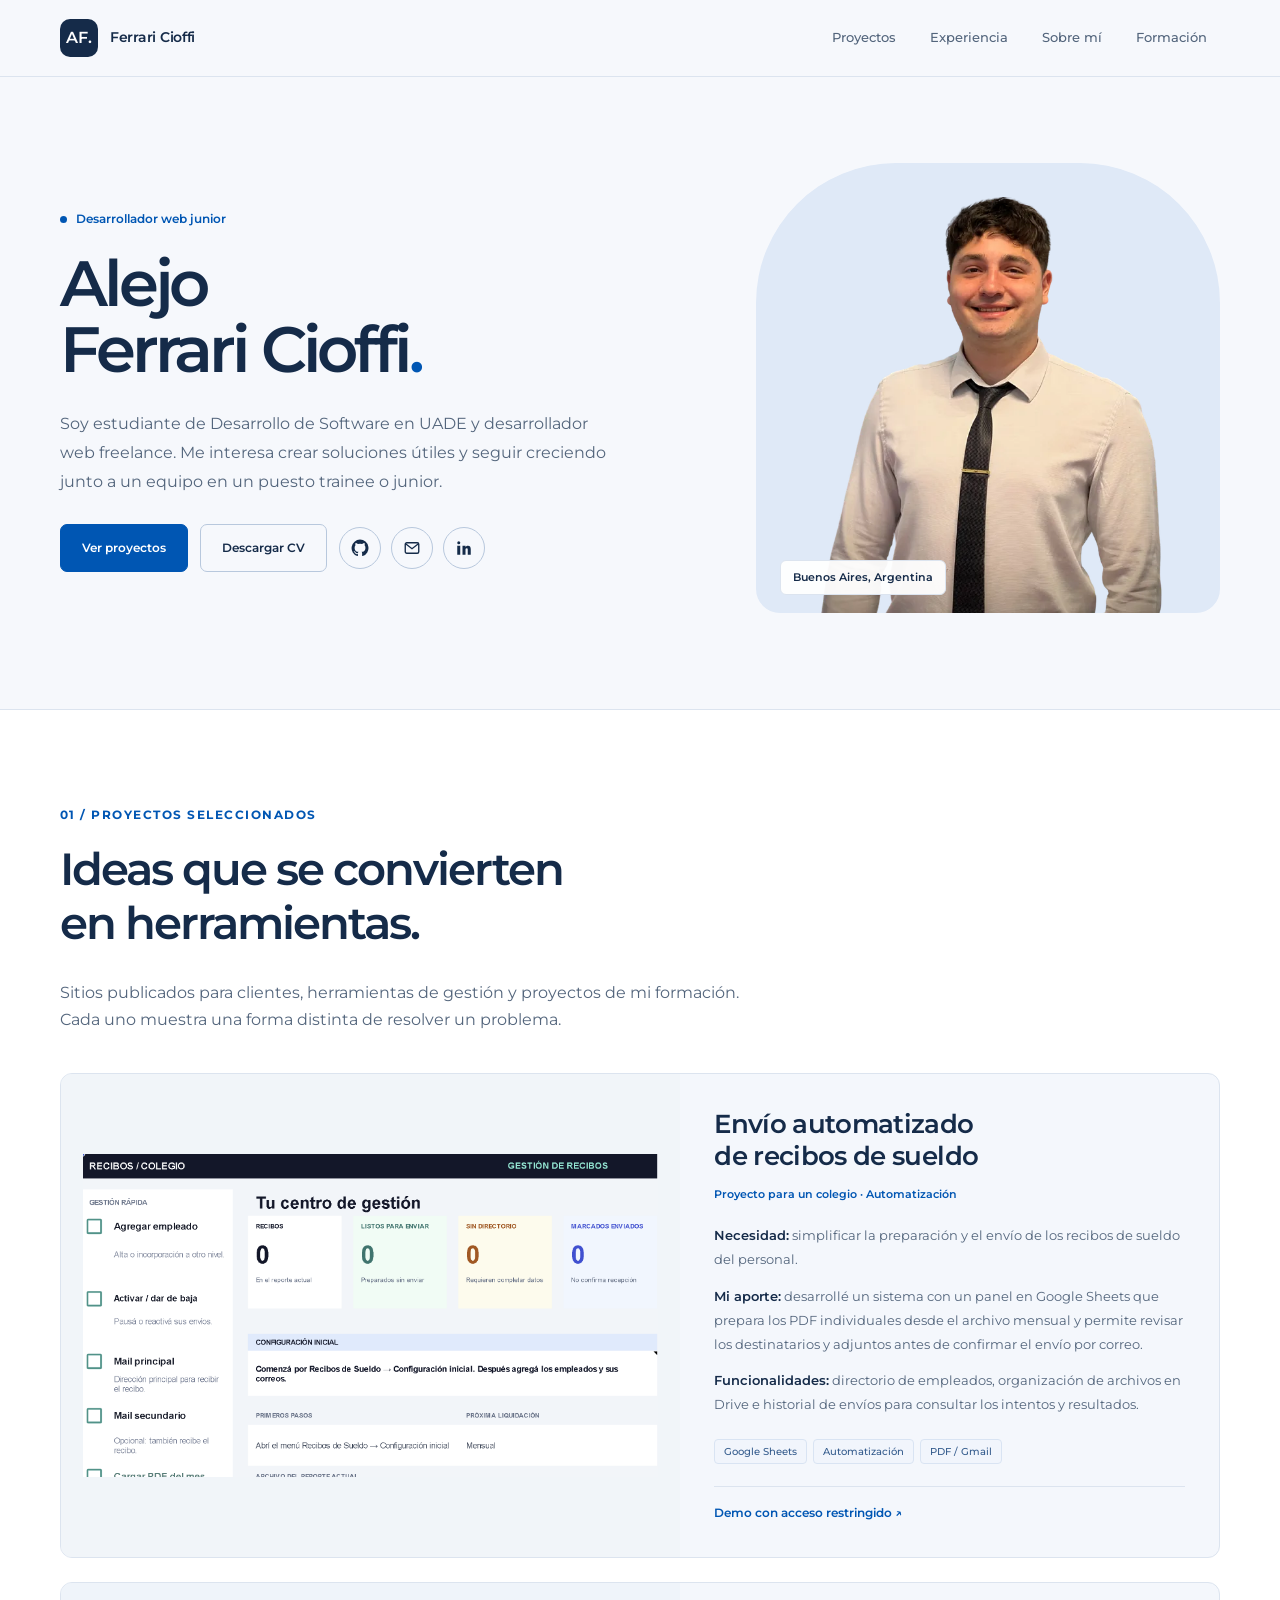
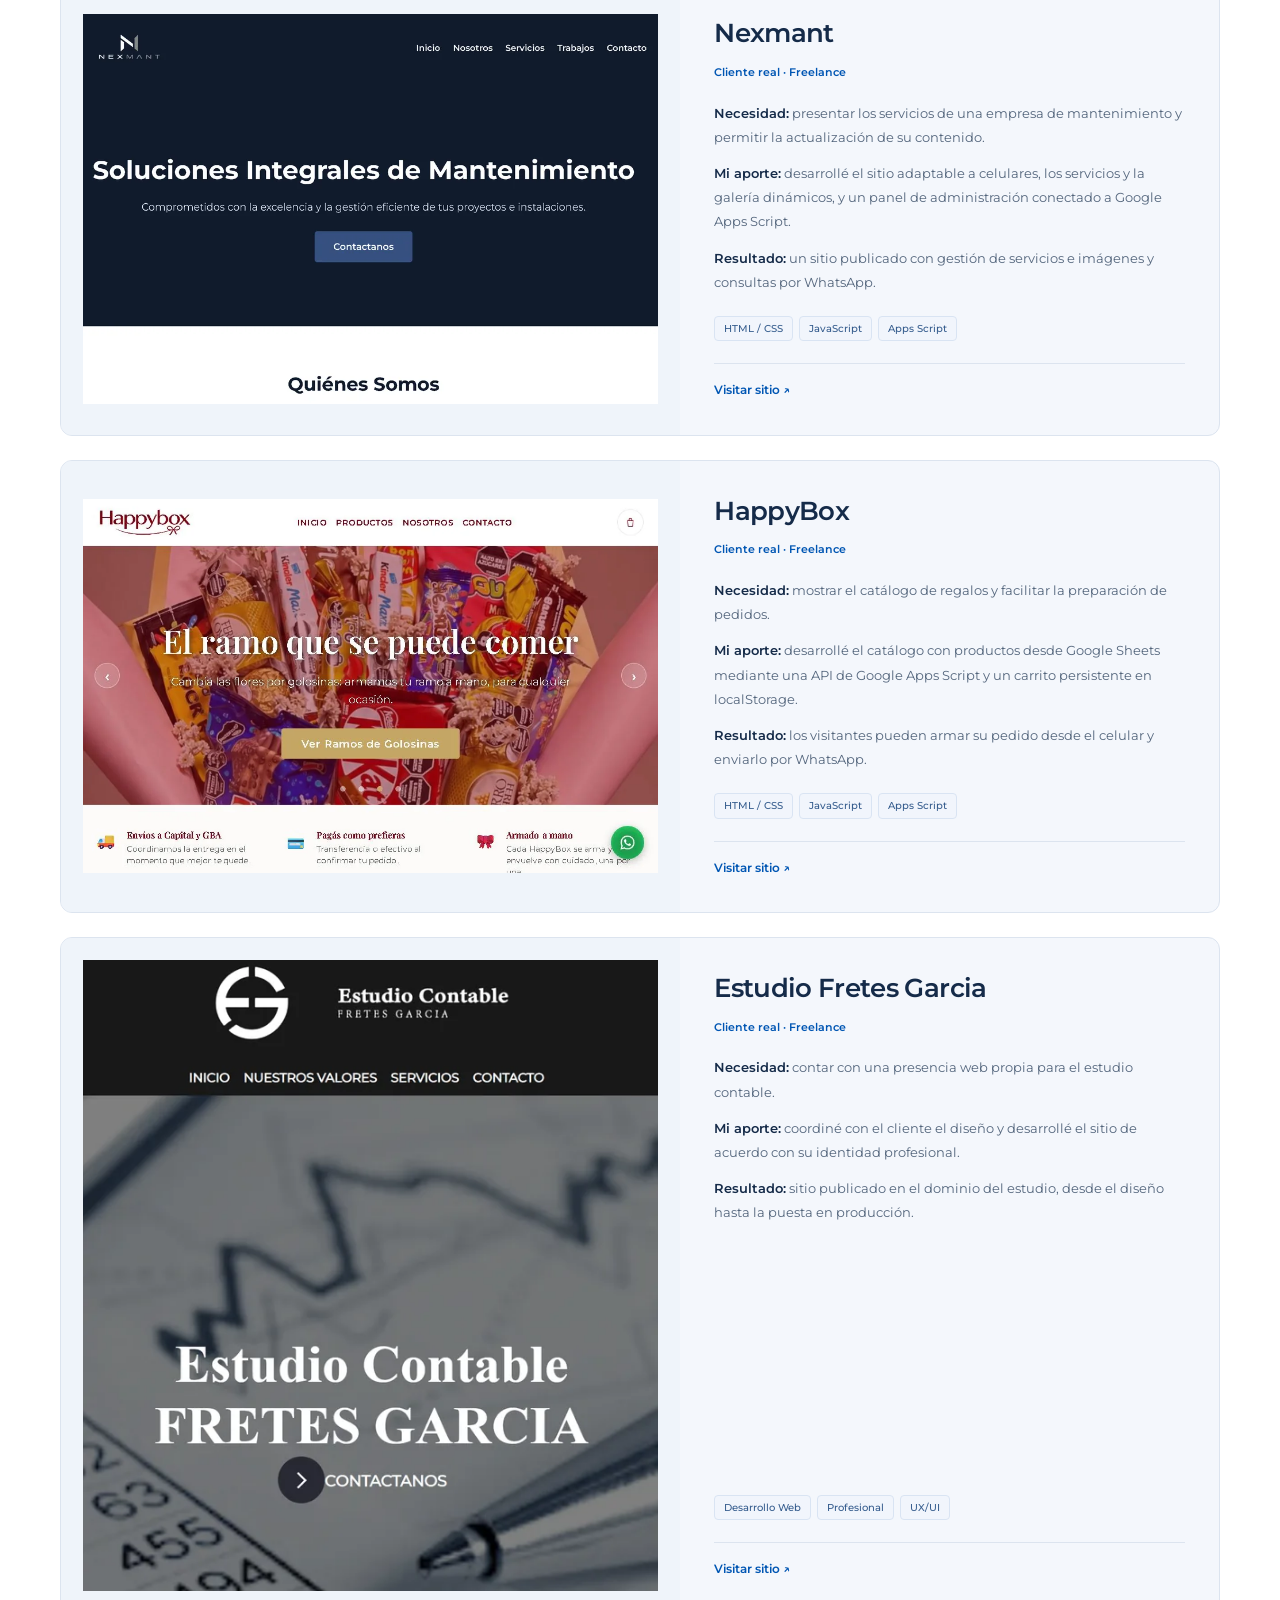
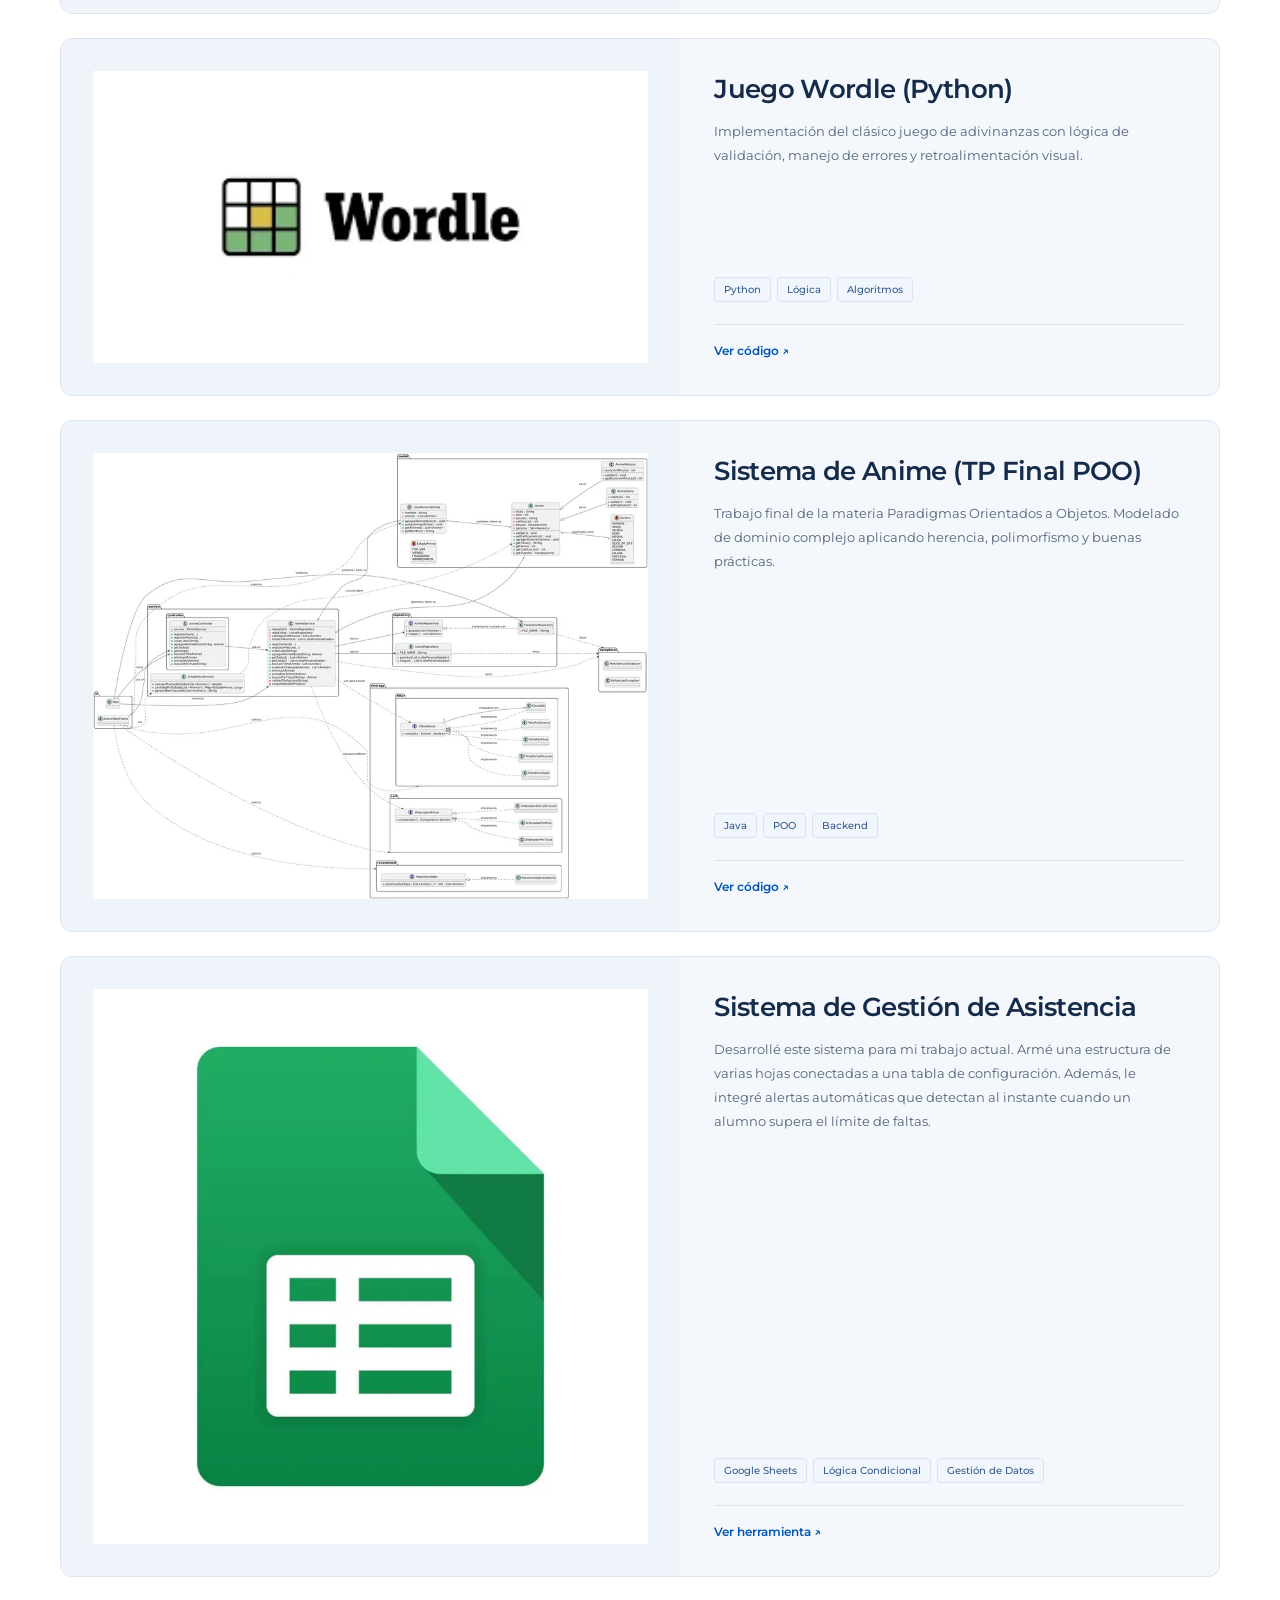
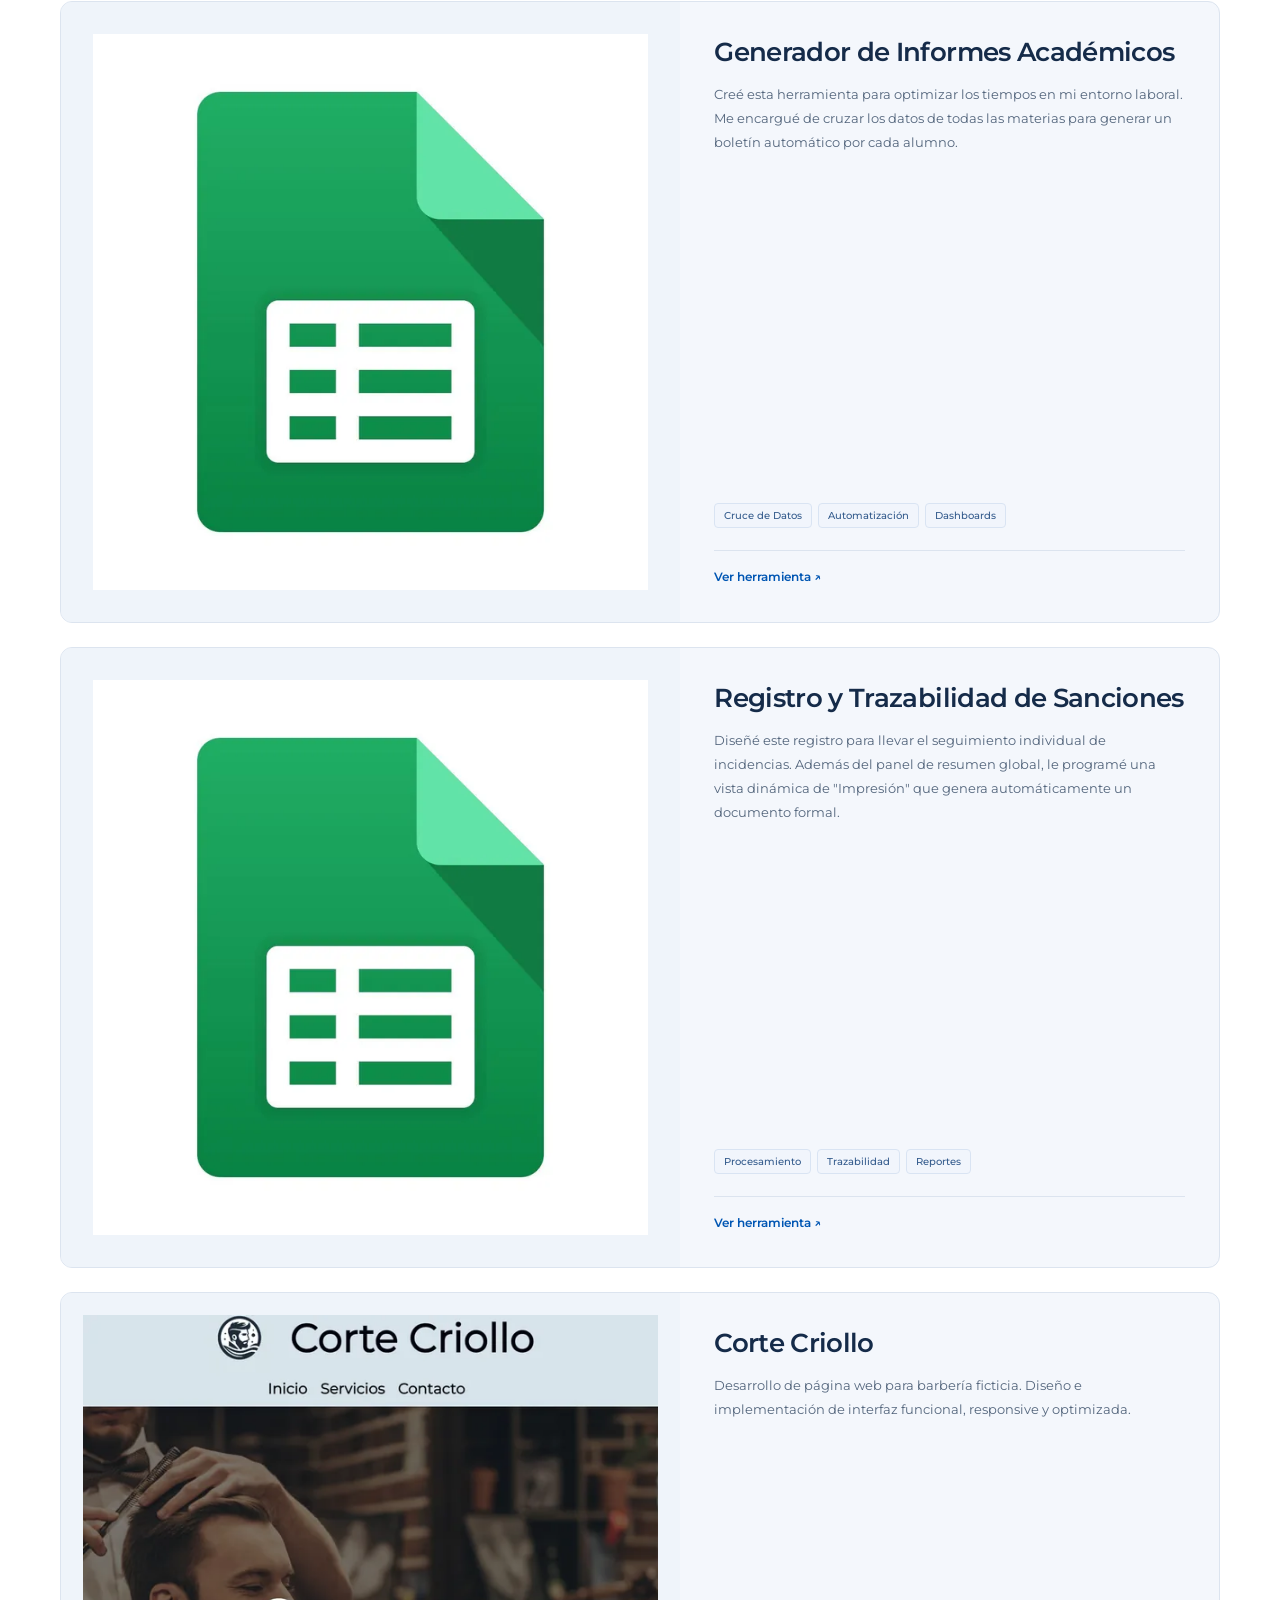
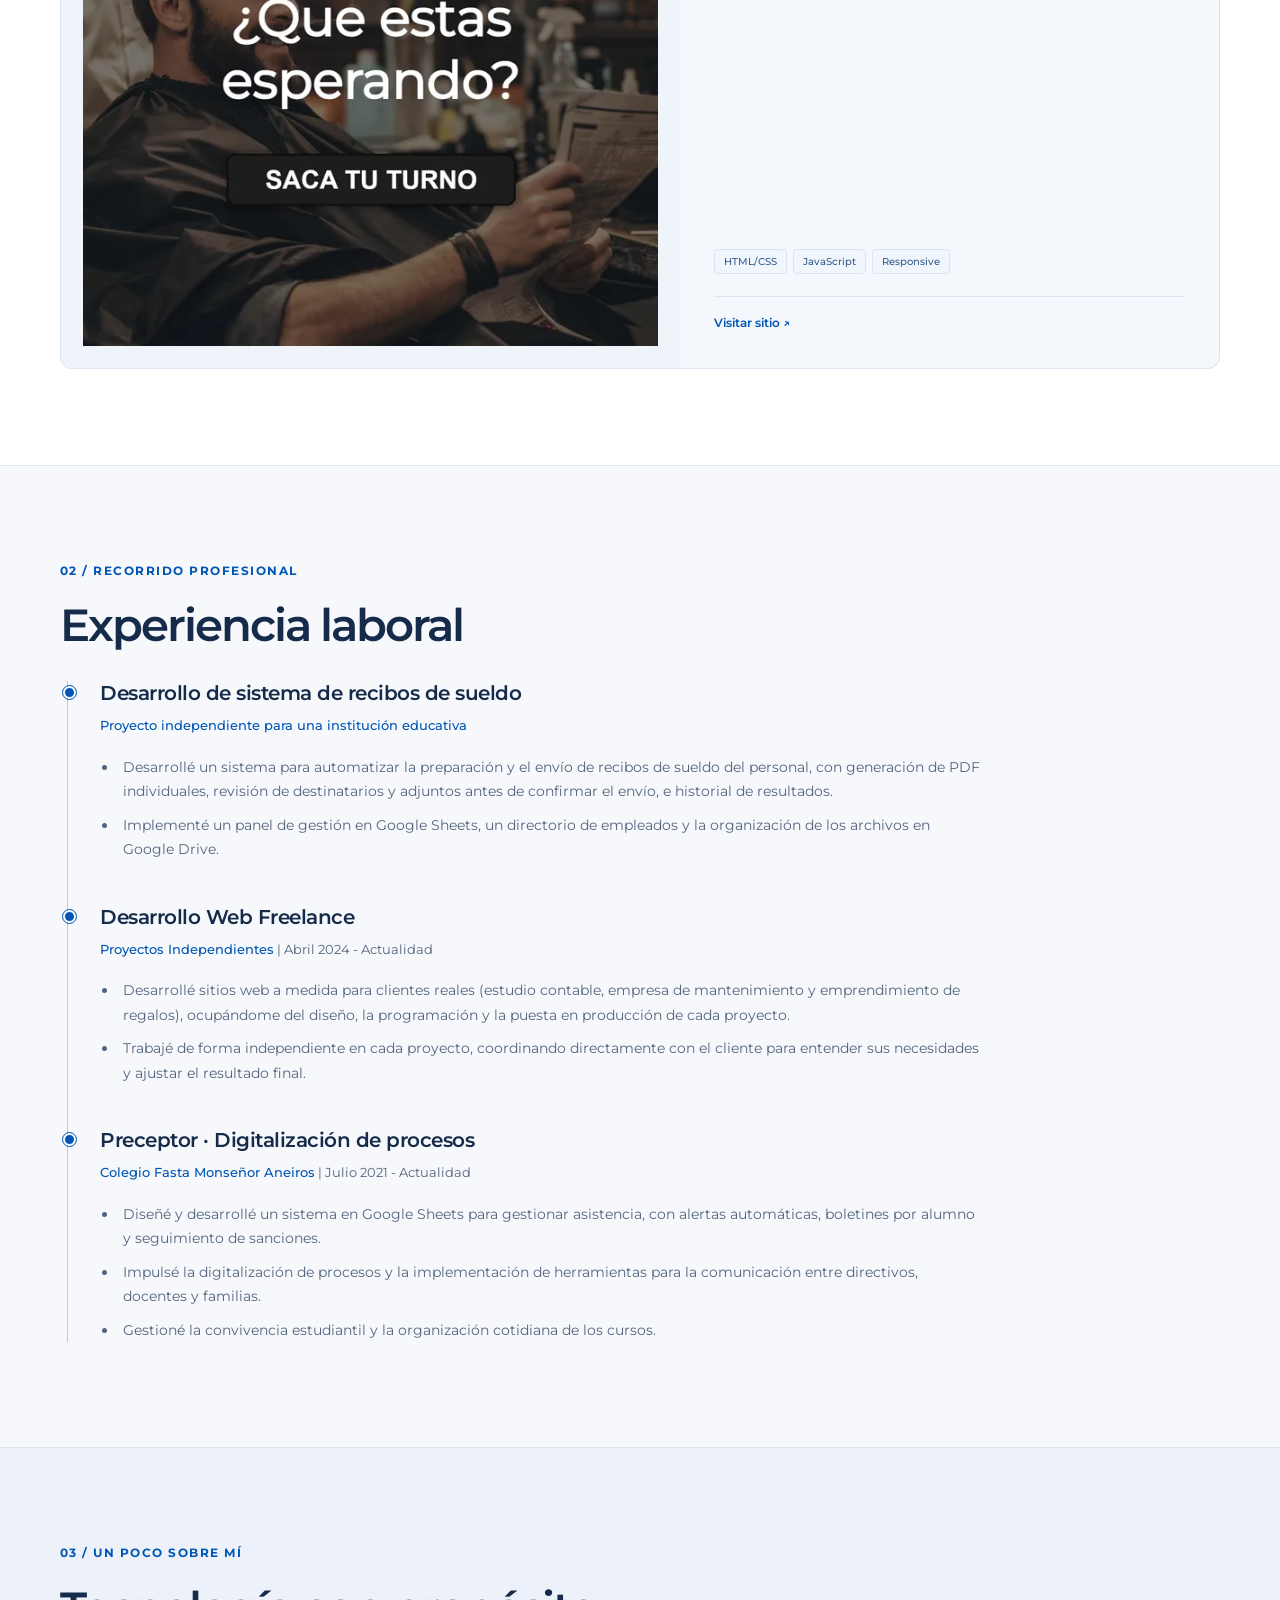
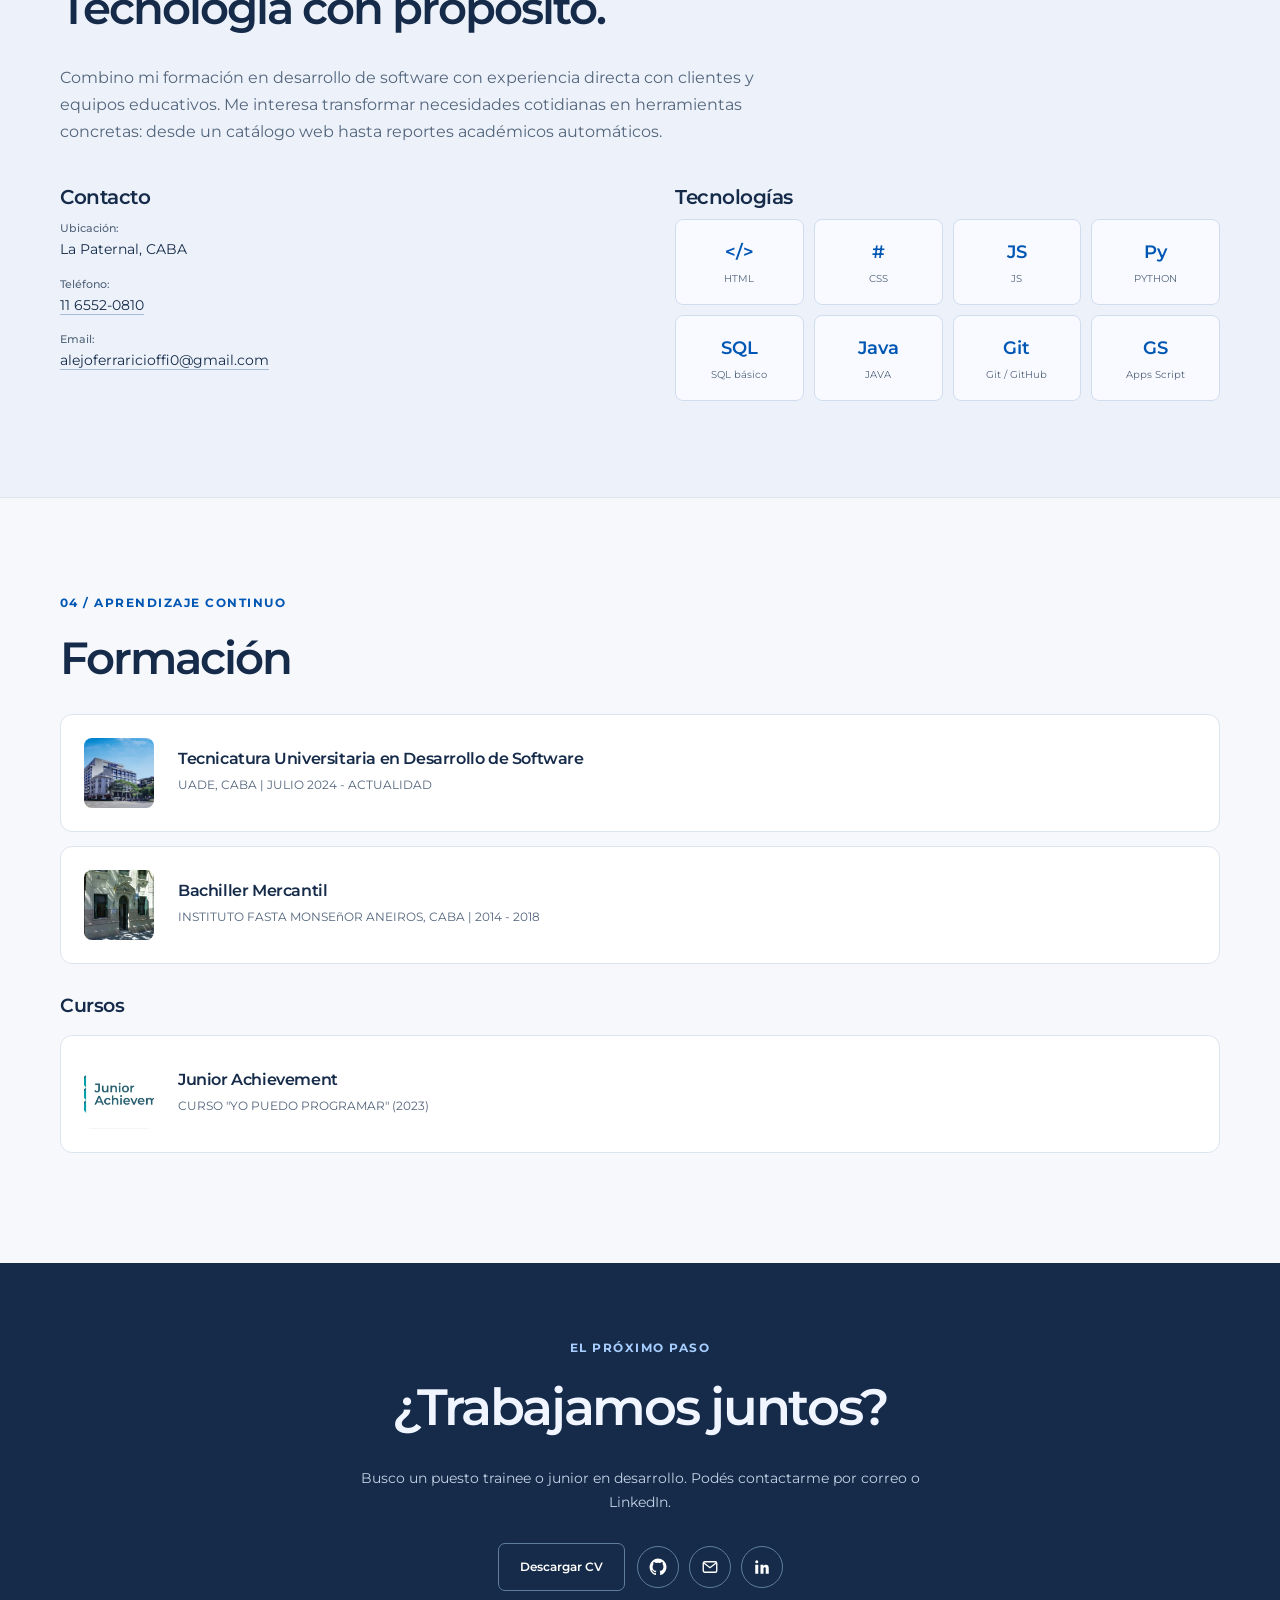
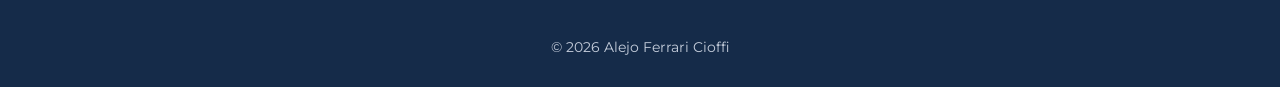
<file: index.html>
<!DOCTYPE html>
<html lang="es">
<head>
    <meta charset="UTF-8">
    <meta name="viewport" content="width=device-width, initial-scale=1.0">
    <title>Alejo Ferrari Cioffi | Desarrollador Web Junior</title>
    <meta name="description" content="Desarrollador web junior y estudiante en UADE. Sitios para clientes reales, proyectos en Python y Java y automatización con Google Sheets.">
    <meta name="theme-color" content="#f6f8fc">

    <meta property="og:title" content="Alejo Ferrari Cioffi | Desarrollador Web Junior">
    <meta property="og:description" content="Portafolio profesional. Proyectos en Python, Java, SQL y Desarrollo Web.">
    <meta property="og:image" content="https://alejofc08.github.io/Portfolio/imagenes/yo.png">
    <meta property="og:url" content="https://alejofc08.github.io/Portfolio/">
    <meta property="og:type" content="website">
    <link rel="icon" href="favicon.svg" type="image/svg+xml">

    <link href="https://fonts.googleapis.com/css2?family=Fira+Code:wght@400;500;600;700&family=Montserrat:wght@300;400;500;600;700&display=swap" rel="stylesheet">
    <link rel="stylesheet" href="styles.css?v=20261007-featured-all">
    <script defer src="script.js?v=0903b43"></script>
</head>
<body>
    <a class="skip-link" href="#contenido">Saltar al contenido</a>
    <header>
        <div class="container">
            <div class="logo">
                <a href="#hero" aria-label="Alejo Ferrari Cioffi, inicio"><span class="brand-mark" aria-hidden="true">AF.</span><span>Ferrari Cioffi</span></a>
            </div>
            <button class="menu-toggle" id="mobile-menu" type="button" aria-label="Abrir menú" aria-expanded="false" aria-controls="nav-list" hidden>
                <span class="menu-icon" aria-hidden="true"></span>
            </button>
            <nav aria-label="Navegación principal">
                <ul class="nav-list" id="nav-list">
                    <li><a href="#proyectos">Proyectos</a></li>
                    <li><a href="#experiencia">Experiencia</a></li>
                    <li><a href="#sobremi">Sobre mí</a></li>
                    <li><a href="#projects">Formación</a></li>
                </ul>
            </nav>
        </div>
    </header>

    <main id="contenido" tabindex="-1">
    <section id="hero">
        <div class="hero-content">
            <div class="imagen">
                <span class="portrait-label">Buenos Aires, Argentina</span>
                <img src="imagenes/optimized/yo.webp" alt="Alejo Ferrari Cioffi" width="640" height="640" decoding="async" fetchpriority="high">
            </div>
            <div class="texto">
                <p class="eyebrow">Desarrollador web junior</p>
                <h1>Alejo<br>Ferrari Cioffi<span class="name-dot" aria-hidden="true">.</span></h1>
                <p>Soy estudiante de Desarrollo de Software en UADE y desarrollador web freelance. Me interesa crear soluciones útiles y seguir creciendo junto a un equipo en un puesto trainee o junior.</p>
                <div class="redes">
                    <a class="ui-btn primary-btn" href="#proyectos">Ver proyectos</a>
                    <a class="CV ui-btn" href="CV-Alejo-Ferrari-Cioffi.pdf?v=62595b18" download="CV-Alejo-Ferrari-Cioffi.pdf">Descargar CV</a>
                    <div class="redes-sociales">
                    <a class="red" aria-label="GitHub (abre en otra pestaña)" href="https://github.com/AlejoFC08" target="_blank" rel="noopener noreferrer"><svg viewBox="0 0 24 24" aria-hidden="true" focusable="false"><path fill="currentColor" d="M12 .8a11.3 11.3 0 0 0-3.57 22c.56.1.77-.24.77-.54v-2.1c-3.14.68-3.8-1.33-3.8-1.33-.51-1.3-1.26-1.65-1.26-1.65-1.03-.7.08-.69.08-.69 1.14.08 1.74 1.17 1.74 1.17 1.01 1.73 2.65 1.23 3.3.94.1-.73.4-1.23.72-1.51-2.51-.28-5.15-1.26-5.15-5.59 0-1.23.44-2.24 1.16-3.03-.12-.29-.5-1.44.11-3 0 0 .95-.31 3.11 1.16a10.9 10.9 0 0 1 5.66 0c2.16-1.47 3.11-1.16 3.11-1.16.62 1.56.23 2.71.12 3 .72.79 1.15 1.8 1.15 3.03 0 4.34-2.65 5.3-5.17 5.58.41.35.77 1.04.77 2.1v3.08c0 .3.2.65.78.54A11.3 11.3 0 0 0 12 .8Z"/></svg></a>
                    <a class="red" aria-label="Enviar un correo" href="mailto:alejoferraricioffi0@gmail.com"><svg viewBox="0 0 24 24" fill="none" stroke="currentColor" stroke-width="1.8" aria-hidden="true" focusable="false"><rect x="3" y="5" width="18" height="14" rx="2"/><path d="m3 6 9 7 9-7"/></svg></a>
                    <a class="red" aria-label="LinkedIn (abre en otra pestaña)" href="https://www.linkedin.com/in/alejo-ferrari-cioffi/" target="_blank" rel="noopener noreferrer"><svg viewBox="0 0 24 24" fill="currentColor" aria-hidden="true" focusable="false"><circle cx="5" cy="5" r="2"/><path d="M3 9h4v12H3zM10 9h4v1.7C15 9.3 16 9 17.3 9c3 0 3.7 2 3.7 4.8V21h-4v-6.4c0-1.4-.2-2.3-1.5-2.3-1.4 0-1.5 1.1-1.5 2.3V21h-4z"/></svg></a>
                </div>
                </div>
            </div>
        </div>
    </section>

    <section id="proyectos" class="portfolio">
        <div class="contenido-seccion">
            <p class="section-label">01 / Proyectos seleccionados</p>
            <h2>Ideas que se convierten<br>en herramientas.</h2>
            <p class="section-intro">Sitios publicados para clientes, herramientas de gestión y proyectos de mi formación. Cada uno muestra una forma distinta de resolver un problema.</p>
            <div class="lista-proyectos">
                <a href="https://docs.google.com/spreadsheets/d/1zKtE4GfEh0wh0r41DDaHE5PE_omH10w5tu3Kq075ejM/edit" target="_blank" rel="noopener noreferrer">
                    <div class="project">
                        <img src="imagenes/recibos-colegio.png" alt="Panel de gestión de recibos de sueldo del colegio" width="1914" height="1072" style="object-fit: contain; background-color: #f1f5f9;" decoding="async" loading="lazy">
                        <div class="info-project">
                            <h3>Envío automatizado de recibos de sueldo</h3>
                            <p class="project-kind">Proyecto para un colegio · Automatización</p>
                            <p><strong>Necesidad:</strong> simplificar la preparación y el envío de los recibos de sueldo del personal.</p>
                            <p><strong>Mi aporte:</strong> desarrollé un sistema con un panel en Google Sheets que prepara los PDF individuales desde el archivo mensual y permite revisar los destinatarios y adjuntos antes de confirmar el envío por correo.</p>
                            <p><strong>Funcionalidades:</strong> directorio de empleados, organización de archivos en Drive e historial de envíos para consultar los intentos y resultados.</p>
                            <div class="tags">
                                <span class="tag">Google Sheets</span>
                                <span class="tag">Automatización</span>
                                <span class="tag">PDF / Gmail</span>
                            </div>
                            <span class="project-link">Demo con acceso restringido <span aria-hidden="true">↗</span><span class="sr-only"> (abre en otra pestaña)</span></span>
                        </div>
                    </div>
                </a>
                <a href="https://nexmant.com.ar/" target="_blank" rel="noopener noreferrer">
                    <div class="project">
                        <img src="imagenes/optimized/nexmant.webp" alt="Nexmant Web" width="1000" height="678" decoding="async" loading="lazy">
                        <div class="info-project">
                            <h3>Nexmant</h3>
                            <p class="project-kind">Cliente real · Freelance</p>
                            <p><strong>Necesidad:</strong> presentar los servicios de una empresa de mantenimiento y permitir la actualización de su contenido.</p>
                            <p><strong>Mi aporte:</strong> desarrollé el sitio adaptable a celulares, los servicios y la galería dinámicos, y un panel de administración conectado a Google Apps Script.</p>
                            <p><strong>Resultado:</strong> un sitio publicado con gestión de servicios e imágenes y consultas por WhatsApp.</p>
                            <div class="tags">
                                <span class="tag">HTML / CSS</span>
                                <span class="tag">JavaScript</span>
                                <span class="tag">Apps Script</span>
                            </div>
                            <span class="project-link">Visitar sitio <span aria-hidden="true">↗</span><span class="sr-only"> (abre en otra pestaña)</span></span>
                        </div>
                    </div>
                </a>

                <a href="https://alejofc08.github.io/WebHappyBox/index.html" target="_blank" rel="noopener noreferrer">
                    <div class="project">
                        <img src="imagenes/optimized/happybox.webp" alt="HappyBox Web" width="1000" height="650" decoding="async" loading="lazy">
                        <div class="info-project">
                            <h3>HappyBox</h3>
                            <p class="project-kind">Cliente real · Freelance</p>
                            <p><strong>Necesidad:</strong> mostrar el catálogo de regalos y facilitar la preparación de pedidos.</p>
                            <p><strong>Mi aporte:</strong> desarrollé el catálogo con productos desde Google Sheets mediante una API de Google Apps Script y un carrito persistente en localStorage.</p>
                            <p><strong>Resultado:</strong> los visitantes pueden armar su pedido desde el celular y enviarlo por WhatsApp.</p>
                            <div class="tags">
                                <span class="tag">HTML / CSS</span>
                                <span class="tag">JavaScript</span>
                                <span class="tag">Apps Script</span>
                            </div>
                            <span class="project-link">Visitar sitio <span aria-hidden="true">↗</span><span class="sr-only"> (abre en otra pestaña)</span></span>
                        </div>
                    </div>
                </a>

                <a href="https://estudiocontablefretesgarcia.com.ar" target="_blank" rel="noopener noreferrer">
                    <div class="project">
                        <img src="imagenes/optimized/FretesGarcia.webp" alt="Estudio Contable Fretes Garcia" width="638" height="700" decoding="async" loading="lazy">
                        <div class="info-project">
                            <h3>Estudio Fretes Garcia</h3>
                            <p class="project-kind">Cliente real · Freelance</p>
                            <p><strong>Necesidad:</strong> contar con una presencia web propia para el estudio contable.</p>
                            <p><strong>Mi aporte:</strong> coordiné con el cliente el diseño y desarrollé el sitio de acuerdo con su identidad profesional.</p>
                            <p><strong>Resultado:</strong> sitio publicado en el dominio del estudio, desde el diseño hasta la puesta en producción.</p>
                            <div class="tags">
                                <span class="tag">Desarrollo Web</span>
                                <span class="tag">Profesional</span>
                                <span class="tag">UX/UI</span>
                            </div>
                            <span class="project-link">Visitar sitio <span aria-hidden="true">↗</span><span class="sr-only"> (abre en otra pestaña)</span></span>
                        </div>
                    </div>
                </a>

                <a href="https://github.com/AlejoFC08/Wordle" target="_blank" rel="noopener noreferrer">
                    <div class="project">
                        <img src="imagenes/optimized/wordle.webp" alt="Logo de Wordle" class="logo-tecnologia" width="310" height="163" decoding="async" loading="lazy">
                        <div class="info-project">
                            <h3>Juego Wordle (Python)</h3>
                            <p>Implementaci&oacute;n del cl&aacute;sico juego de adivinanzas con l&oacute;gica de validaci&oacute;n, manejo de errores y retroalimentaci&oacute;n visual.</p>
                            <div class="tags">
                                <span class="tag">Python</span>
                                <span class="tag">L&oacute;gica</span>
                                <span class="tag">Algoritmos</span>
                            </div>
                            <span class="project-link">Ver código <span aria-hidden="true">↗</span><span class="sr-only"> (abre en otra pestaña)</span></span>
                        </div>
                    </div>
                </a>
                <a href="https://github.com/AlejoFC08/Tp--Anime---POO" target="_blank" rel="noopener noreferrer">
                    <div class="project">
                        <img src="imagenes/optimized/POO.webp" alt="Sistema Anime POO" class="logo-tecnologia" width="872" height="700" decoding="async" loading="lazy">
                        <div class="info-project">
                            <h3>Sistema de Anime (TP Final POO)</h3>
                            <p>Trabajo final de la materia Paradigmas Orientados a Objetos. Modelado de dominio complejo aplicando herencia, polimorfismo y buenas pr&aacute;cticas.</p>
                            <div class="tags">
                                <span class="tag">Java</span>
                                <span class="tag">POO</span>
                                <span class="tag">Backend</span>
                            </div>
                            <span class="project-link">Ver código <span aria-hidden="true">↗</span><span class="sr-only"> (abre en otra pestaña)</span></span>
                        </div>
                    </div>
                </a>
                <a href="https://docs.google.com/spreadsheets/d/19ACF92runr4h584cfvosrfeI_28gmNPtvJZwFxZaHrw/edit?gid=1358719739#gid=1358719739" target="_blank" rel="noopener noreferrer">
                    <div class="project">
                        <img src="imagenes/optimized/sheets-logo.webp" alt="Logo de Google Sheets" class="logo-tecnologia" width="700" height="700" decoding="async" loading="lazy">
                        <div class="info-project">
                            <h3>Sistema de Gesti&oacute;n de Asistencia</h3>
                            <p>Desarroll&eacute; este sistema para mi trabajo actual. Arm&eacute; una estructura de varias hojas conectadas a una tabla de configuraci&oacute;n. Adem&aacute;s, le integr&eacute; alertas autom&aacute;ticas que detectan al instante cuando un alumno supera el l&iacute;mite de faltas.</p>
                            <div class="tags">
                                <span class="tag">Google Sheets</span>
                                <span class="tag">L&oacute;gica Condicional</span>
                                <span class="tag">Gesti&oacute;n de Datos</span>
                            </div>
                            <span class="project-link">Ver herramienta <span aria-hidden="true">↗</span><span class="sr-only"> (abre en otra pestaña)</span></span>
                        </div>
                    </div>
                </a>
                <a href="https://docs.google.com/spreadsheets/d/1vSXauGo4Yr0sD_HwxplYufvDd3igNPvVMz1o4vU5hWk/edit?gid=127914283#gid=127914283" target="_blank" rel="noopener noreferrer">
                    <div class="project">
                        <img src="imagenes/optimized/sheets-logo.webp" alt="Logo de Google Sheets" class="logo-tecnologia" width="700" height="700" decoding="async" loading="lazy">
                        <div class="info-project">
                            <h3>Generador de Informes Acad&eacute;micos</h3>
                            <p>Cre&eacute; esta herramienta para optimizar los tiempos en mi entorno laboral. Me encargu&eacute; de cruzar los datos de todas las materias para generar un bolet&iacute;n autom&aacute;tico por cada alumno.</p>
                            <div class="tags">
                                <span class="tag">Cruce de Datos</span>
                                <span class="tag">Automatizaci&oacute;n</span>
                                <span class="tag">Dashboards</span>
                            </div>
                            <span class="project-link">Ver herramienta <span aria-hidden="true">↗</span><span class="sr-only"> (abre en otra pestaña)</span></span>
                        </div>
                    </div>
                </a>
                <a href="https://docs.google.com/spreadsheets/d/1BJjjtTY0UTiN0-pSJJOjrJ8T5IOenZutsVk8rzSbbas/edit?gid=40498718#gid=40498718" target="_blank" rel="noopener noreferrer">
                    <div class="project">
                        <img src="imagenes/optimized/sheets-logo.webp" alt="Logo de Google Sheets" class="logo-tecnologia" width="700" height="700" decoding="async" loading="lazy">
                        <div class="info-project">
                            <h3>Registro y Trazabilidad de Sanciones</h3>
                            <p>Dise&ntilde;&eacute; este registro para llevar el seguimiento individual de incidencias. Adem&aacute;s del panel de resumen global, le program&eacute; una vista din&aacute;mica de "Impresi&oacute;n" que genera autom&aacute;ticamente un documento formal.</p>
                            <div class="tags">
                                <span class="tag">Procesamiento</span>
                                <span class="tag">Trazabilidad</span>
                                <span class="tag">Reportes</span>
                            </div>
                            <span class="project-link">Ver herramienta <span aria-hidden="true">↗</span><span class="sr-only"> (abre en otra pestaña)</span></span>
                        </div>
                    </div>
                </a>
                <a href="https://alejofc08.github.io/Corte-Criollo/" target="_blank" rel="noopener noreferrer">
                    <div class="project">
                        <img src="imagenes/optimized/CorteCriollo.webp" alt="Corte Criollo Barber" width="639" height="700" decoding="async" loading="lazy">
                        <div class="info-project">
                            <h3>Corte Criollo</h3>
                            <p>Desarrollo de p&aacute;gina web para barber&iacute;a ficticia. Dise&ntilde;o e implementaci&oacute;n de interfaz funcional, responsive y optimizada.</p>
                            <div class="tags">
                                <span class="tag">HTML/CSS</span>
                                <span class="tag">JavaScript</span>
                                <span class="tag">Responsive</span>
                            </div>
                            <span class="project-link">Visitar sitio <span aria-hidden="true">↗</span><span class="sr-only"> (abre en otra pestaña)</span></span>
                        </div>
                    </div>
                </a>
            </div>
        </div>
    </section>

    <section id="experiencia" class="sobremi">
        <div class="contenido-seccion">
            <p class="section-label">02 / Recorrido profesional</p>
            <h2>Experiencia laboral</h2>
            <div class="fila">
                <div class="col col-completa">
                    <h3>Desarrollo de sistema de recibos de sueldo</h3>
                    <p class="experiencia-subtitulo"><strong>Proyecto independiente para una institución educativa</strong></p>
                    <ul class="lista-experiencia">
                        <li>Desarrollé un sistema para automatizar la preparación y el envío de recibos de sueldo del personal, con generación de PDF individuales, revisión de destinatarios y adjuntos antes de confirmar el envío, e historial de resultados.</li>
                        <li>Implementé un panel de gestión en Google Sheets, un directorio de empleados y la organización de los archivos en Google Drive.</li>
                    </ul>
                </div>
            </div>
            <div class="fila">
                <div class="col col-completa">
                    <h3>Desarrollo Web Freelance</h3>
                    <p class="experiencia-subtitulo"><strong>Proyectos Independientes</strong> | Abril 2024 - Actualidad</p>
                    <ul class="lista-experiencia">
                        <li>Desarroll&eacute; sitios web a medida para clientes reales (estudio contable, empresa de mantenimiento y emprendimiento de regalos), ocup&aacute;ndome del dise&ntilde;o, la programaci&oacute;n y la puesta en producci&oacute;n de cada proyecto.</li>
                        <li>Trabaj&eacute; de forma independiente en cada proyecto, coordinando directamente con el cliente para entender sus necesidades y ajustar el resultado final.</li>
                    </ul>
                </div>
            </div>
            <div class="fila">
                <div class="col col-completa">
                    <h3>Preceptor · Digitalización de procesos</h3>
                    <p class="experiencia-subtitulo"><strong>Colegio Fasta Monse&ntilde;or Aneiros</strong> | Julio 2021 - Actualidad</p>
                    <ul class="lista-experiencia">
                        <li>Diseñé y desarrollé un sistema en Google Sheets para gestionar asistencia, con alertas automáticas, boletines por alumno y seguimiento de sanciones.</li>
                        <li>Impulsé la digitalización de procesos y la implementación de herramientas para la comunicación entre directivos, docentes y familias.</li>
                        <li>Gestioné la convivencia estudiantil y la organización cotidiana de los cursos.</li>
                    </ul>
                </div>
            </div>
        </div>
    </section>

    <section id="sobremi" class="sobremi">
        <div class="contenido-seccion">
            <p class="section-label">03 / Un poco sobre mí</p>
            <h2>Tecnología con propósito.</h2>
            <p class="section-intro">Combino mi formación en desarrollo de software con experiencia directa con clientes y equipos educativos. Me interesa transformar necesidades cotidianas en herramientas concretas: desde un catálogo web hasta reportes académicos automáticos.</p>
            <div class="fila">
                <div class="col">
                    <h3>Contacto</h3>
                    <ul>
                        <li><strong>Ubicación:</strong> La Paternal, CABA</li>
                        <li><strong>Teléfono:</strong> <a href="tel:+541165520810">11 6552-0810</a></li>
                        <li><strong>Email:</strong> <a href="mailto:alejoferraricioffi0@gmail.com">alejoferraricioffi0@gmail.com</a></li>
                    </ul>
                </div>
                <div class="col">
                    <h3>Tecnolog&iacute;as</h3>
                    <div class="contenedor-intereses">
                        <div class="interes"><span class="tech-mark" aria-hidden="true">&lt;/&gt;</span><span>HTML</span></div>
                        <div class="interes"><span class="tech-mark" aria-hidden="true">#</span><span>CSS</span></div>
                        <div class="interes"><span class="tech-mark" aria-hidden="true">JS</span><span>JS</span></div>
                        <div class="interes"><span class="tech-mark" aria-hidden="true">Py</span><span>PYTHON</span></div>
                        <div class="interes"><span class="tech-mark" aria-hidden="true">SQL</span><span>SQL básico</span></div>
                        <div class="interes"><span class="tech-mark" aria-hidden="true">Java</span><span>JAVA</span></div>
                        <div class="interes"><span class="tech-mark" aria-hidden="true">Git</span><span>Git / GitHub</span></div>
                        <div class="interes"><span class="tech-mark" aria-hidden="true">GS</span><span>Apps Script</span></div>
                    </div>
                </div>
            </div>
        </div>
    </section>

    <section id="projects">
        <div class="contenido-seccion">
        <p class="section-label">04 / Aprendizaje continuo</p>
        <h2>Formación</h2>
        <div class="project">
            <img src="imagenes/optimized/UADE-FOTO1-1.webp" alt="Universidad Argentina de la Empresa" width="954" height="700" decoding="async" loading="lazy">
            <div class="info-project">
                <h3>Tecnicatura Universitaria en Desarrollo de Software</h3>
                <p>UADE, CABA | JULIO 2024 - ACTUALIDAD</p>
            </div>
        </div>
        <div class="project">
            <img src="imagenes/optimized/Colegio-FASTA-Monseñor-Aneiros_en-Flores.webp" alt="Colegio Fasta Monseñor Aneiros" width="800" height="473" decoding="async" loading="lazy">
            <div class="info-project">
                <h3>Bachiller Mercantil</h3>
                <p>INSTITUTO FASTA MONSE&ntilde;OR ANEIROS, CABA | 2014 - 2018</p>
            </div>
        </div>
        <h3 class="education-subheading">Cursos</h3>
        <div class="project">
            <img src="imagenes/optimized/JA.webp" alt="Junior Achievement" width="1000" height="525" decoding="async" loading="lazy">
            <div class="info-project">
                <h3>Junior Achievement</h3>
                <p>CURSO "YO PUEDO PROGRAMAR" (2023)</p>
            </div>
        </div>
        </div>
    </section>

    </main>
    <footer>
        <p class="section-label">El próximo paso</p>
        <h2>¿Trabajamos juntos?</h2>
        <p class="footer-intro">Busco un puesto trainee o junior en desarrollo. Podés contactarme por correo o LinkedIn.</p>
        <div class="redes">
            <a class="CV ui-btn" href="CV-Alejo-Ferrari-Cioffi.pdf?v=62595b18" download="CV-Alejo-Ferrari-Cioffi.pdf">Descargar CV</a>
            <div class="redes-sociales">
                    <a class="red" aria-label="GitHub (abre en otra pestaña)" href="https://github.com/AlejoFC08" target="_blank" rel="noopener noreferrer"><svg viewBox="0 0 24 24" aria-hidden="true" focusable="false"><path fill="currentColor" d="M12 .8a11.3 11.3 0 0 0-3.57 22c.56.1.77-.24.77-.54v-2.1c-3.14.68-3.8-1.33-3.8-1.33-.51-1.3-1.26-1.65-1.26-1.65-1.03-.7.08-.69.08-.69 1.14.08 1.74 1.17 1.74 1.17 1.01 1.73 2.65 1.23 3.3.94.1-.73.4-1.23.72-1.51-2.51-.28-5.15-1.26-5.15-5.59 0-1.23.44-2.24 1.16-3.03-.12-.29-.5-1.44.11-3 0 0 .95-.31 3.11 1.16a10.9 10.9 0 0 1 5.66 0c2.16-1.47 3.11-1.16 3.11-1.16.62 1.56.23 2.71.12 3 .72.79 1.15 1.8 1.15 3.03 0 4.34-2.65 5.3-5.17 5.58.41.35.77 1.04.77 2.1v3.08c0 .3.2.65.78.54A11.3 11.3 0 0 0 12 .8Z"/></svg></a>
            <a class="red" aria-label="Enviar un correo" href="mailto:alejoferraricioffi0@gmail.com"><svg viewBox="0 0 24 24" fill="none" stroke="currentColor" stroke-width="1.8" aria-hidden="true" focusable="false"><rect x="3" y="5" width="18" height="14" rx="2"/><path d="m3 6 9 7 9-7"/></svg></a>
            <a class="red" aria-label="LinkedIn (abre en otra pestaña)" href="https://www.linkedin.com/in/alejo-ferrari-cioffi/" target="_blank" rel="noopener noreferrer"><svg viewBox="0 0 24 24" fill="currentColor" aria-hidden="true" focusable="false"><circle cx="5" cy="5" r="2"/><path d="M3 9h4v12H3zM10 9h4v1.7C15 9.3 16 9 17.3 9c3 0 3.7 2 3.7 4.8V21h-4v-6.4c0-1.4-.2-2.3-1.5-2.3-1.4 0-1.5 1.1-1.5 2.3V21h-4z"/></svg></a>
                </div>
        </div>
        <p style="margin-top: 15px; font-size: 0.9em; opacity: 0.8;">&copy; 2026 Alejo Ferrari Cioffi</p>
    </footer>
</body>
</html>
</file>
<file: styles.css>
:root {
    --ink: #152b49;
    --muted: #53657c;
    --accent: #0056b3;
    --line: #dce4ef;
    --paper: #f6f8fc;
    --white: #fff;
}
* { box-sizing: border-box; margin: 0; padding: 0; }
html { scroll-behavior: smooth; }
body { font-family: 'Montserrat', Arial, sans-serif; color: var(--ink); background: var(--paper); line-height: 1.7; -webkit-font-smoothing: antialiased; }
a { color: inherit; text-decoration: none; }
img { display: block; max-width: 100%; }
button, a { -webkit-tap-highlight-color: transparent; }
a, button { transition: background-color .2s, color .2s, border-color .2s, box-shadow .2s; }
h1, h2, h3 { line-height: 1.2; font-weight: 600; text-wrap: balance; }
h2 { font-size: clamp(2rem, 3.5vw, 3rem); letter-spacing: -.045em; margin-bottom: 28px; }
h3 { letter-spacing: -.025em; }
section { padding: 96px 28px; scroll-margin-top: 90px; }
.contenido-seccion, header .container, .hero-content { width: 100%; max-width: 1160px; margin: 0 auto; }
.section-label { color: var(--accent); font-size: .72rem; font-weight: 700; letter-spacing: .13em; text-transform: uppercase; margin-bottom: 18px; }
.section-intro { max-width: 720px; color: var(--muted); margin-bottom: 40px; }
header { position: sticky; top: 0; z-index: 1000; padding: 18px 28px; border-bottom: 1px solid var(--line); background: rgba(246,248,252,.96); backdrop-filter: blur(16px); }
header .container { display: flex; justify-content: space-between; align-items: center; gap: 20px; }
.logo a { display: flex; align-items: center; gap: 12px; font-size: .85rem; font-weight: 600; letter-spacing: -.02em; }
.brand-mark { display: grid; place-items: center; width: 38px; height: 38px; background: var(--ink); color: white; border-radius: 10px; font-size: 1rem; }
.nav-list { display: flex; align-items: center; list-style: none; gap: 8px; }
.nav-list a { display: block; padding: 9px 13px; font-size: .8rem; font-weight: 500; border-radius: 6px; color: var(--muted); }
.nav-list a:hover { background: #e7eef9; color: var(--accent); }
.menu-toggle { display: none; width: 44px; height: 44px; align-items: center; justify-content: center; background: transparent; border: 1px solid var(--line); border-radius: 8px; color: var(--ink); cursor: pointer; }
.menu-toggle[hidden] { display: none; }
.menu-icon, .menu-icon::before, .menu-icon::after { width: 20px; height: 2px; display: block; background: currentColor; position: relative; }
.menu-icon::before, .menu-icon::after { content: ''; position: absolute; left: 0; }
.menu-icon::before { top: -6px; }
.menu-icon::after { top: 6px; }
.menu-toggle[aria-expanded="true"] .menu-icon { background: transparent; }
.menu-toggle[aria-expanded="true"] .menu-icon::before { top: 0; transform: rotate(45deg); }
.menu-toggle[aria-expanded="true"] .menu-icon::after { top: 0; transform: rotate(-45deg); }
#hero { padding: 86px 28px 96px; background: var(--paper); }
.hero-content { display: grid; grid-template-columns: minmax(0,1.35fr) minmax(0,1fr); gap: 70px; align-items: center; }
#hero .texto { grid-column: 1; grid-row: 1; }
#hero .imagen { grid-column: 2; grid-row: 1; position: relative; padding: 34px 24px 0; background: #dfe9f7; border-radius: 140px 140px 24px 24px; align-self: stretch; display: flex; align-items: end; min-height: 390px; }
#hero img { width: 100%; height: auto; aspect-ratio: 1; object-fit: contain; border-radius: 0 0 22px 22px; }
.portrait-label { position: absolute; left: 24px; bottom: 18px; z-index: 1; color: var(--ink); background: rgba(255,255,255,.94); border: 1px solid var(--line); padding: 7px 12px; border-radius: 6px; font-size: .68rem; font-weight: 600; }
#hero .eyebrow { display: inline-flex; align-items: center; gap: 9px; color: var(--accent); font-size: .78rem; font-weight: 600; margin-bottom: 20px; }
.eyebrow::before { content: ''; width: 7px; height: 7px; border-radius: 50%; background: var(--accent); }
#hero h1 { font-size: clamp(2.7rem,5vw,4.6rem); line-height: 1.04; letter-spacing: -.065em; margin-bottom: 26px; }
.name-dot { color: var(--accent); }
#hero .texto > p:not(.eyebrow) { max-width: 560px; color: var(--muted); font-size: .98rem; line-height: 1.85; margin-bottom: 28px; }
.redes { display: flex; align-items: center; flex-wrap: wrap; gap: 12px; }
.ui-btn { display: inline-flex; align-items: center; justify-content: center; min-height: 48px; padding: 11px 21px; border: 1px solid #b8c8dd; border-radius: 7px; font-size: .78rem; font-weight: 600; }
.primary-btn { background: var(--accent); color: white; border-color: var(--accent); }
.ui-btn:hover { background: var(--ink); border-color: var(--ink); color: white; }
.redes-sociales { display: flex; align-items: center; justify-content: center; gap: 10px; }
.red { display: flex; align-items: center; justify-content: center; width: 42px; height: 42px; border: 1px solid #b8c8dd; border-radius: 50%; color: var(--ink); }
.red svg { width: 18px; height: 18px; }
.red:hover { background: var(--ink); border-color: var(--ink); color: white; }
#proyectos { background: white; border-block: 1px solid var(--line); }
.lista-proyectos { display: grid; grid-template-columns: minmax(0,1fr); gap: 24px; }
.lista-proyectos > a { display: block; border-radius: 12px; }
.project { border: 1px solid var(--line); background: white; border-radius: 12px; overflow: hidden; }
.lista-proyectos .project { display: flex; flex-direction: column; height: 100%; transition: border-color .2s, box-shadow .2s; }
.lista-proyectos a:hover .project { border-color: #80a5d5; box-shadow: 0 12px 32px rgba(21,43,73,.07); }
.lista-proyectos .project > img { width: 100%; height: 190px; object-fit: cover; object-position: top; background: #eff4fa; border-bottom: 1px solid var(--line); }
.lista-proyectos .project > img.logo-tecnologia { object-fit: contain; padding: 32px; }
.info-project { min-width: 0; }
.lista-proyectos .info-project { display: flex; flex-direction: column; flex: 1; padding: 25px; }
.project h3 { font-size: 1.18rem; margin-bottom: 14px; }
.project p { font-size: .84rem; line-height: 1.8; color: var(--muted); }
.project p + p { margin-top: 12px; }
.project p strong { color: var(--ink); font-weight: 600; }
.project .project-kind { color: var(--accent); font-size: .69rem; font-weight: 600; margin: 0 0 6px; }
.tags { display: flex; flex-wrap: wrap; gap: 6px; padding-top: 22px; }
.lista-proyectos .tags { margin-top: auto; }
.tag { font-size: .63rem; font-weight: 500; border: 1px solid #d9e4f3; background: #f1f5fc; padding: 3px 9px; border-radius: 4px; color: #365d8e; }
.project-link { display: block; font-size: .75rem; font-weight: 600; color: var(--accent); border-top: 1px solid var(--line); padding-top: 16px; margin-top: 22px; }
.lista-proyectos > a { grid-column: 1 / -1; }
.lista-proyectos > a .project { display: grid; grid-template-columns: 1.15fr 1fr; background: #f4f7fc; }
.lista-proyectos > a .project > img { height: 100%; min-height: 350px; object-fit: contain; object-position: center; padding: 22px; border: 0; }
.lista-proyectos > a .info-project { padding: 34px; }
.lista-proyectos > a h3 { font-size: 1.65rem; }
#experiencia .fila { padding: 0 0 34px 32px; margin-left: 7px; border-left: 1px solid #b5cae5; position: relative; }
#experiencia .fila::before { content: ''; position: absolute; top: 5px; left: -5px; width: 9px; height: 9px; border: 2px solid var(--paper); outline: 1px solid var(--accent); background: var(--accent); border-radius: 50%; }
#experiencia .fila:last-child { padding-bottom: 0; }
.sobremi h3 { font-size: 1.25rem; margin-bottom: 10px; }
.experiencia-subtitulo { color: var(--muted); font-size: .8rem; margin-bottom: 18px; }
.experiencia-subtitulo strong { color: var(--accent); font-weight: 500; }
.lista-experiencia { padding-left: 18px; max-width: 880px; font-size: .9rem; color: var(--muted); }
.lista-experiencia li { padding-left: 5px; margin-bottom: 9px; }
#sobremi { background: #edf2fa; border-block: 1px solid var(--line); }
#sobremi .fila { display: grid; grid-template-columns: 1fr 1fr; gap: 70px; }
.col { min-width: 0; }
#sobremi ul { list-style: none; font-size: .86rem; }
#sobremi li { margin-bottom: 13px; }
#sobremi li strong { display: block; color: var(--muted); font-size: .7rem; font-weight: 500; }
#sobremi a { overflow-wrap: anywhere; text-decoration: underline; text-decoration-color: #a6bcd9; text-underline-offset: 4px; }
.contenedor-intereses { display: grid; grid-template-columns: repeat(4,minmax(0,1fr)); gap: 10px; }
.interes { display: flex; flex-direction: column; align-items: center; justify-content: center; min-height: 86px; border: 1px solid #d0ddef; border-radius: 8px; background: #f8faff; }
.interes span { font-size: .61rem; color: var(--muted); }
.interes .tech-mark { font-size: 1.1rem; font-weight: 600; color: var(--accent); margin-bottom: 5px; }
#projects .project { display: flex; align-items: center; gap: 24px; padding: 23px; margin-bottom: 14px; }
#projects .project img { width: 70px; height: 70px; object-fit: cover; border-radius: 8px; flex-shrink: 0; }
#projects .project h3 { font-size: 1rem; margin-bottom: 7px; }
#projects .project p { font-size: .72rem; }
.education-subheading { font-size: 1.2rem; margin: 30px 0 18px; }
footer { padding: 76px 24px 28px; text-align: center; color: #f0f5ff; background: var(--ink); }
footer .section-label { color: #a8ceff; }
footer h2 { font-size: clamp(2rem,4vw,3.2rem); }
.footer-intro { max-width: 600px; margin: 0 auto 28px; color: #c3d2e6; font-size: .9rem; }
footer .redes { justify-content: center; margin-bottom: 44px; }
footer .red, footer .ui-btn { color: white; border-color: #607d9f; }
footer .red:hover, footer .ui-btn:hover { background: #2c496e; }
:focus-visible { outline: 3px solid #2475ce; outline-offset: 5px; }
main:focus { outline: none; }
.skip-link { position: fixed; top: 8px; left: 8px; z-index: 2000; background: white; padding: 12px 20px; transform: translateY(-160%); border-radius: 6px; }
.skip-link:focus { transform: translateY(0); }
.sr-only { position: absolute; width: 1px; height: 1px; padding: 0; margin: -1px; overflow: hidden; clip-path: inset(50%); white-space: nowrap; border: 0; }
@media (max-width: 1000px) {
    .hero-content { gap: 36px; }
    #hero .imagen { min-height: 330px; }
    #hero .redes-sociales { flex-basis: 100%; justify-content: flex-start; }
    .lista-proyectos { grid-template-columns: minmax(0,1fr); }
}
@media (max-width: 768px) {
    header { padding: 12px 20px; }
    .logo a { font-size: .78rem; }
    header nav { display: contents; }
    .menu-toggle:not([hidden]) { display: flex; }
    .nav-list { position: absolute; top: 100%; left: 0; width: 100%; padding: 16px 20px; background: var(--paper); border-bottom: 1px solid var(--line); flex-direction: column; align-items: stretch; }
    .nav-list a { padding: 12px; }
    .js .nav-list { display: none; }
    .js .nav-list.active { display: flex; }
    html:not(.js) header .container { flex-wrap: wrap; }
    html:not(.js) header nav { display: block; width: 100%; }
    html:not(.js) .nav-list { position: static; border: 0; padding: 0; }
    html:not(.js) header { position: relative; }
    section { padding: 64px 20px; }
    #hero { padding: 48px 20px 60px; }
    .hero-content { display: flex; flex-direction: column; gap: 32px; }
    #hero .imagen { width: 220px; min-height: 0; height: 225px; padding: 12px 12px 0; align-self: center; border-radius: 90px 90px 15px 15px; }
    .portrait-label { left: 50%; bottom: -9px; transform: translateX(-50%); white-space: nowrap; font-size: .58rem; padding: 4px 8px; }
    #hero .texto { text-align: center; width: 100%; }
    #hero h1 { font-size: clamp(2.65rem,10vw,3.5rem); }
    #hero .texto > p:not(.eyebrow) { font-size: .9rem; margin-inline: auto; }
    .redes { justify-content: center; }
    #hero .redes-sociales, .redes-sociales { flex-basis: 100%; justify-content: center; margin-top: 5px; }
    .ui-btn { padding-inline: 17px; font-size: .73rem; }
    .lista-proyectos { grid-template-columns: minmax(0,1fr); gap: 20px; }
    .lista-proyectos > a .project { display: flex; }
    .lista-proyectos > a .project > img { min-height: 0; height: auto; aspect-ratio: 1914/1072; padding: 12px; }
    .lista-proyectos > a .info-project { padding: 24px; }
    .lista-proyectos > a h3 { font-size: 1.35rem; }
    #sobremi .fila { grid-template-columns: minmax(0,1fr); gap: 36px; }
    #projects .project { gap: 16px; padding: 18px; }
    #projects .project img { width: 50px; height: 50px; }
    #experiencia .fila { padding-left: 23px; }
    .experiencia-subtitulo { font-size: .75rem; }
    footer { padding-top: 60px; }
}
@media (prefers-reduced-motion: reduce) {
    html { scroll-behavior: auto; }
    *, *::before, *::after { transition: none !important; animation: none !important; }
}
</file>
